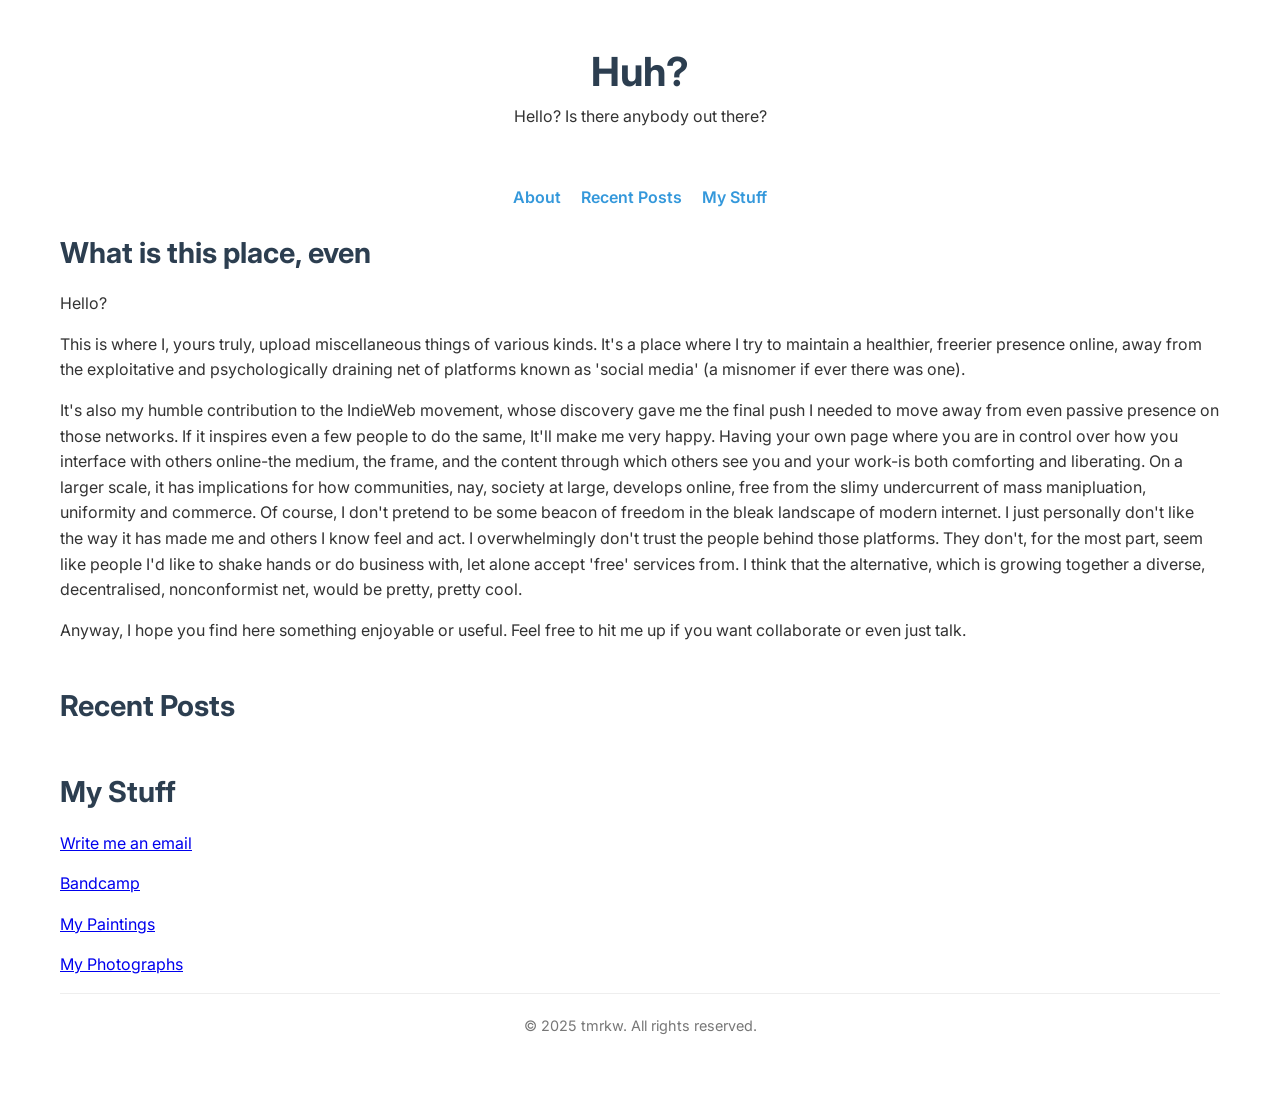
<file: index.html>
<!DOCTYPE html>
<html lang="en">
<head>
    <meta charset="UTF-8">
    <meta name="viewport" content="width=device-width, initial-scale=1.0">
    <meta name="robots" content="noindex">
    <title>Huh?</title>
    <link href="https://fonts.googleapis.com/css2?family=Inter:wght@400;600&display=swap" rel="stylesheet">
    <style>
        * {
            margin: 0;
            padding: 0;
            box-sizing: border-box;
        }
        
        body {
            font-family: 'Inter', sans-serif;
            line-height: 1.6;
            color: #333;
            max-width: 1200px;
            margin: 0 auto;
            padding: 20px;
        }
        
        header {
            text-align: center;
            padding: 20px 0;
            margin-bottom: 20px;
        }
        
        h1 {
            font-size: 2.5rem;
            color: #2c3e50;
        }
        
        nav {
            display: flex;
            justify-content: center;
            gap: 20px;
            margin-bottom: 20px;
        }
        
        nav a {
            text-decoration: none;
            color: #3498db;
            font-weight: 600;
            transition: color 0.3s;
        }
        
        nav a:hover {
            color: #2980b9;
        }
        
        section {
            margin-bottom: 40px;
        }
        
        h2 {
            font-size: 1.8rem;
            color: #2c3e50;
            margin-bottom: 15px;
        }
        
        p {
            margin-bottom: 15px;
        }
        
        .post-preview {
            background: #f8f9fa;
            padding: 15px;
            border-radius: 8px;
            margin-bottom: 20px;
            border-left: 4px solid #3498db;
        }
        
        .post-title {
            font-weight: 600;
            color: #2c3e50;
            margin-bottom: 5px;
            font-size: 1.2rem;
        }
        
        .post-date {
            color: #7f8c8d;
            font-size: 0.85rem;
        }
        
        footer {
            text-align: center;
            padding-top: 20px;
            border-top: 1px solid #eee;
            color: #777;
            font-size: 0.9rem;
        }
    </style>
</head>
<body>
    <header>
        <h1>Huh?</h1>
        <p>Hello? Is there anybody out there?</p>
    </header>

    <nav>
        <a href="#about">About</a>
        <a href="#posts">Recent Posts</a>
        <a href="#my-stuff">My Stuff</a>
    </nav>

    <section id="about">
        <h2>What is this place, even</h2>
        <p>Hello?</p>
        <p>This is where I, yours truly, upload miscellaneous things of various kinds. 
            It's a place where I try to maintain a healthier, freerier presence online, 
            away from the exploitative and psychologically draining net of platforms known as 
            'social media' (a misnomer if ever there was one). </p>      
            <p> It's also my humble contribution to the IndieWeb movement, whose discovery gave me the final push
                I needed to move away from even passive presence on those networks. If it inspires even 
                a few people to do the same, It'll make me very happy. Having your own page where you are
                in control over how you interface with others online-the medium, the frame, and the content
                through which others see you and your work-is both comforting and liberating. On a larger scale,
                it has implications for how communities, nay, society at large, develops online, free from the slimy undercurrent of mass manipluation,
                uniformity and commerce. Of course, I don't pretend to be some beacon of freedom in the bleak landscape of modern
                internet. I just personally don't like the way it has made me and others I know feel and act. 
                I overwhelmingly don't trust the people behind those platforms. They don't, for the most part,
                seem like people I'd like to shake hands or do business with, let alone accept 'free' services from. 
                I think that the alternative, which is growing together a diverse, decentralised, nonconformist net, 
                would be pretty, pretty cool.</p> 
                <p> Anyway, I hope you find here something enjoyable or useful. Feel free to hit me up if you
                want collaborate or even just talk. </p>
    </section>

    <section id="posts">
       <h2>Recent Posts</h2> 
       <!--  <div class="post-preview">
            <h3 class="post-title">First Post Title</h3>
            <p class="post-date">Dec 20, 2025</p>
            <p>My first post about [topic]</p>
        </div>
        <div class="post-preview">
            <h3 class="post-title">Second Post Title</h3>
            <p class="post-date">Dec 15, 2025</p>
            <p>Thoughts on [another topic]</p>
        </div> -->
    </section>

    <section id="my-stuff">
        <h2>My Stuff</h2>
        <p><a href="./contact.html">Write me an email</a></p>
        <p><a href="https://tmrkw.bandcamp.com/" rel="me">Bandcamp</a></p>
        <!-- <P><a href="https://www.instagram.com/tmrkwc/" rel="me">That Doomscrolling App</a></P> -->
        <p><a href="./artgallery.html">My Paintings</a></p>
        <p><a href="./photogallery.html">My Photographs</a></p>
        <footer>
        <p>&copy; 2025 tmrkw. All rights reserved.</p>
    </footer>
</body>
</html>
</file>
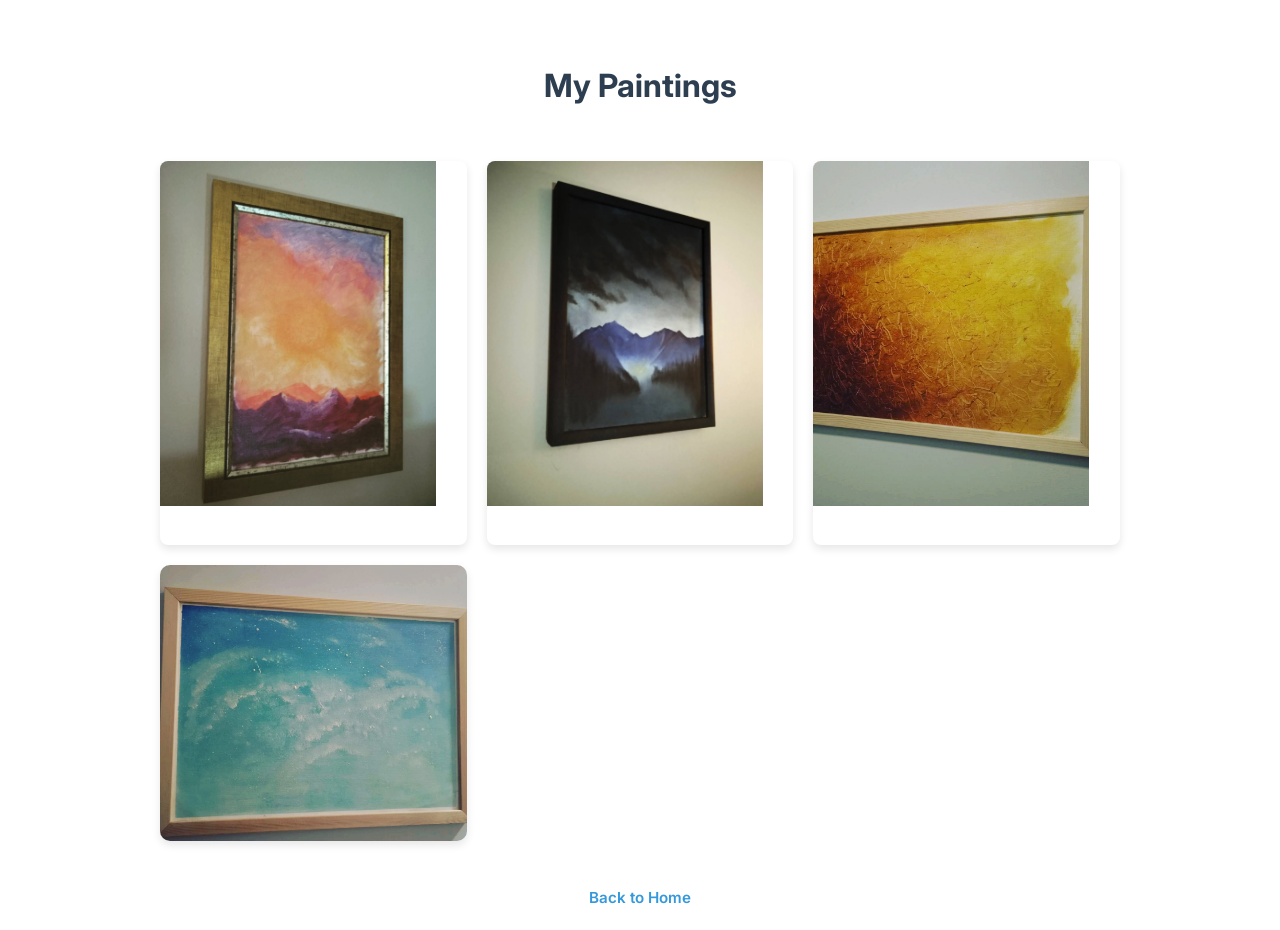
<file: artgallery.html>
<!DOCTYPE html>
<html lang="en">
<head>
    <meta charset="UTF-8">
    <meta name="viewport" content="width=device-width, initial-scale=1.0">
    <meta name="robots" content="noindex">
    <title>Paintings</title>
    <link href="https://fonts.googleapis.com/css2?family=Inter:wght@400;600&display=swap" rel="stylesheet">
    <style>
        * {
    margin: 0;
    padding: 0;
    box-sizing: border-box;
}

body {
    font-family: 'Inter', sans-serif;
    line-height: 1.6;
    color: #333;
    max-width: 1000px;
    margin: 0 auto;
    padding: 20px;
}

header {
    text-align: center;
    padding: 20px 0;
    margin: 20px 0;
}

h1 {
    font-size: 2rem;
    color: #2c3e50;
    margin-bottom: 10px;
}

.blog-subtitle {
    font-size: 1.1rem;
    color: #7f8c8d;
    max-width: 800px;
    margin: 0 auto;
}

/* ================= GALLERY ================= */

.gallery {
    display: grid;
    grid-template-columns: repeat(auto-fill, minmax(280px, 2fr));
    gap: 20px;
}

/* Card is now size-stable */
.painting-card-tall {
    position: relative;
    aspect-ratio: 4 / 5;
    overflow: hidden;
    border-radius: 8px;
    background: #fff;
    box-shadow: 0 4px 8px rgba(0,0,0,0.1);
    transition: transform 0.3s ease, box-shadow 0.3s ease;
}

.painting-card-wide {
    position: relative;
    aspect-ratio: 5 / 4.5;
    overflow: hidden;
    border-radius: 10px;
    background: #fff;
    box-shadow: 0 4px 8px rgba(0,0,0,0.1);
    transition: transform 0.3s ease, box-shadow 0.3s ease;
}


/* Image locked to container */
.painting-card-tall img {
    width: 90%;
    height: 90%;
    object-fit: cover;
    transition: transform 0.3s ease;
}


/* Subtitle anchored inside card */
.painting-card-wide h3 {
    position: absolute;
    bottom: 0;
    left: 0;
    width: 100%;
    padding: 10px;
    font-size: 1.1rem;
    text-align: center;
    color: #2c3e50;
    background: rgba(255,255,255,0.95);
}

.painting-card-wide img {
    width: 100%;
    height: 100%;
    object-fit: cover;
    transition: transform 0.3s ease;
}


/* Subtitle anchored inside card */
.painting-card-tall h3 {
    position: absolute;
    bottom: 0;
    left: 0;
    width: 100%;
    padding: 10px;
    font-size: 1.1rem;
    text-align: center;
    color: #2c3e50;
    background: rgba(255,255,255,0.95);
}

/* ================= FOOTER ================= */

.gallery-footer {
    text-align: center;
    margin-top: 30px;
    color: #7f8c8d;
    font-size: 0.95rem;
}

.back-to-blog {
    color: #3498db;
    text-decoration: none;
    font-weight: 600;
    margin-top: 15px;
    display: inline-block;
    transition: color 0.3s ease;
}

.back-to-blog:hover {
    color: #2980b9;
}

    </style>

</head>
<body>
    <header>
        <h1>My Paintings</h1>
        <p class="blog-subtitle"></p>
    </header>

    <div class="gallery">
        <div class="painting-card-tall">
            <img src="./res/vibrant-mountainscape.jpg" alt="Vibrant Mountain Landscape">
            <!-- <h3>Vibrant Mountains</h3> -->
        </div>
             
        <div class="painting-card-tall">
            <img src="./res/night-mountain.jpeg" alt="Dark Mountain">
            <!--<h3>Dark Mountain</h3> -->
        </div>

        <div class="painting-card-tall">
            <img src="./res/607508660_17895596160369956_3709628078915898072_n.jpg" alt="Writing in Fire">
            <!-- <h3>Writing in Fire</h3> -->
        </div>
        
        <div class="painting-card-wide">
            <img src="./res/607653268_17895596076369956_8853265599939620810_n.jpg" alt="Blue Tapestry">
            <!-- <h3>Blue Tapestry</h3> -->
        </div>
        
    </div>

    <div class="gallery-footer">
        <p><a href="index.html" class="back-to-blog">Back to Home</a></p>
    </div>
</body>
</html>
</file>
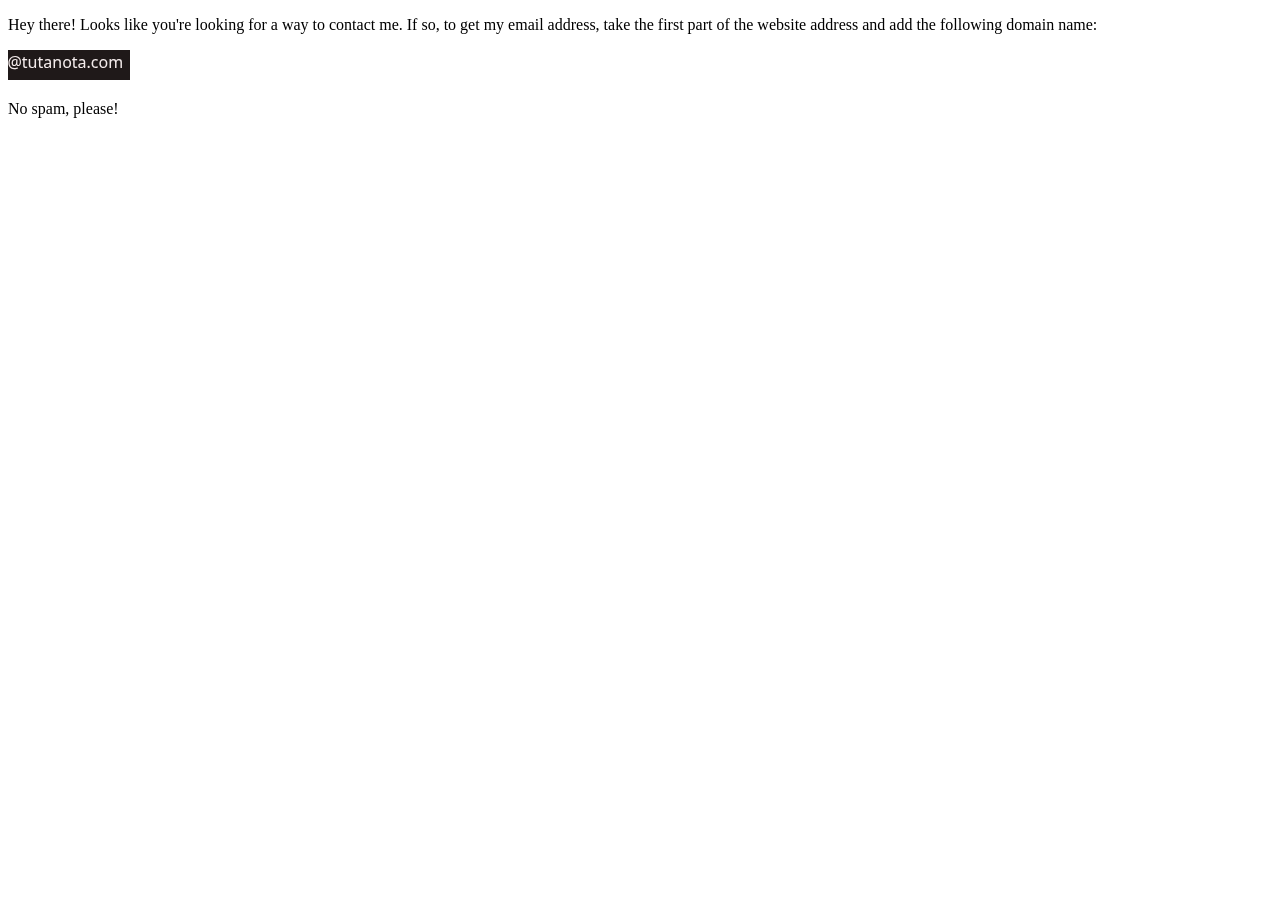
<file: contact.html>
<!DOCTYPE html>
<!--[if lt IE 7]>      <html class="no-js lt-ie9 lt-ie8 lt-ie7"> <![endif]-->
<!--[if IE 7]>         <html class="no-js lt-ie9 lt-ie8"> <![endif]-->
<!--[if IE 8]>         <html class="no-js lt-ie9"> <![endif]-->
<!--[if gt IE 8]>      <html class="no-js"> <!--<![endif]-->
<html>
    <head>
        <meta charset="utf-8">
        <meta http-equiv="X-UA-Compatible" content="IE=edge">
        <title></title>
        <meta name="description" content="">
        <meta name="viewport" content="width=device-width, initial-scale=1">
        <link rel="stylesheet" href="">
    </head>
    <body>
        <div>
            <p>Hey there! Looks like you're looking for a way to contact me.
                If so, to get my email address, take the first part of the website address and 
                add the following domain name: 
                
            </p>
<div> <img src="/res/email.jpg"> </div>
        </div>

        <p>No spam, please!</p>
        
        <script src="" async defer></script>
    </body>
</html>
</file>
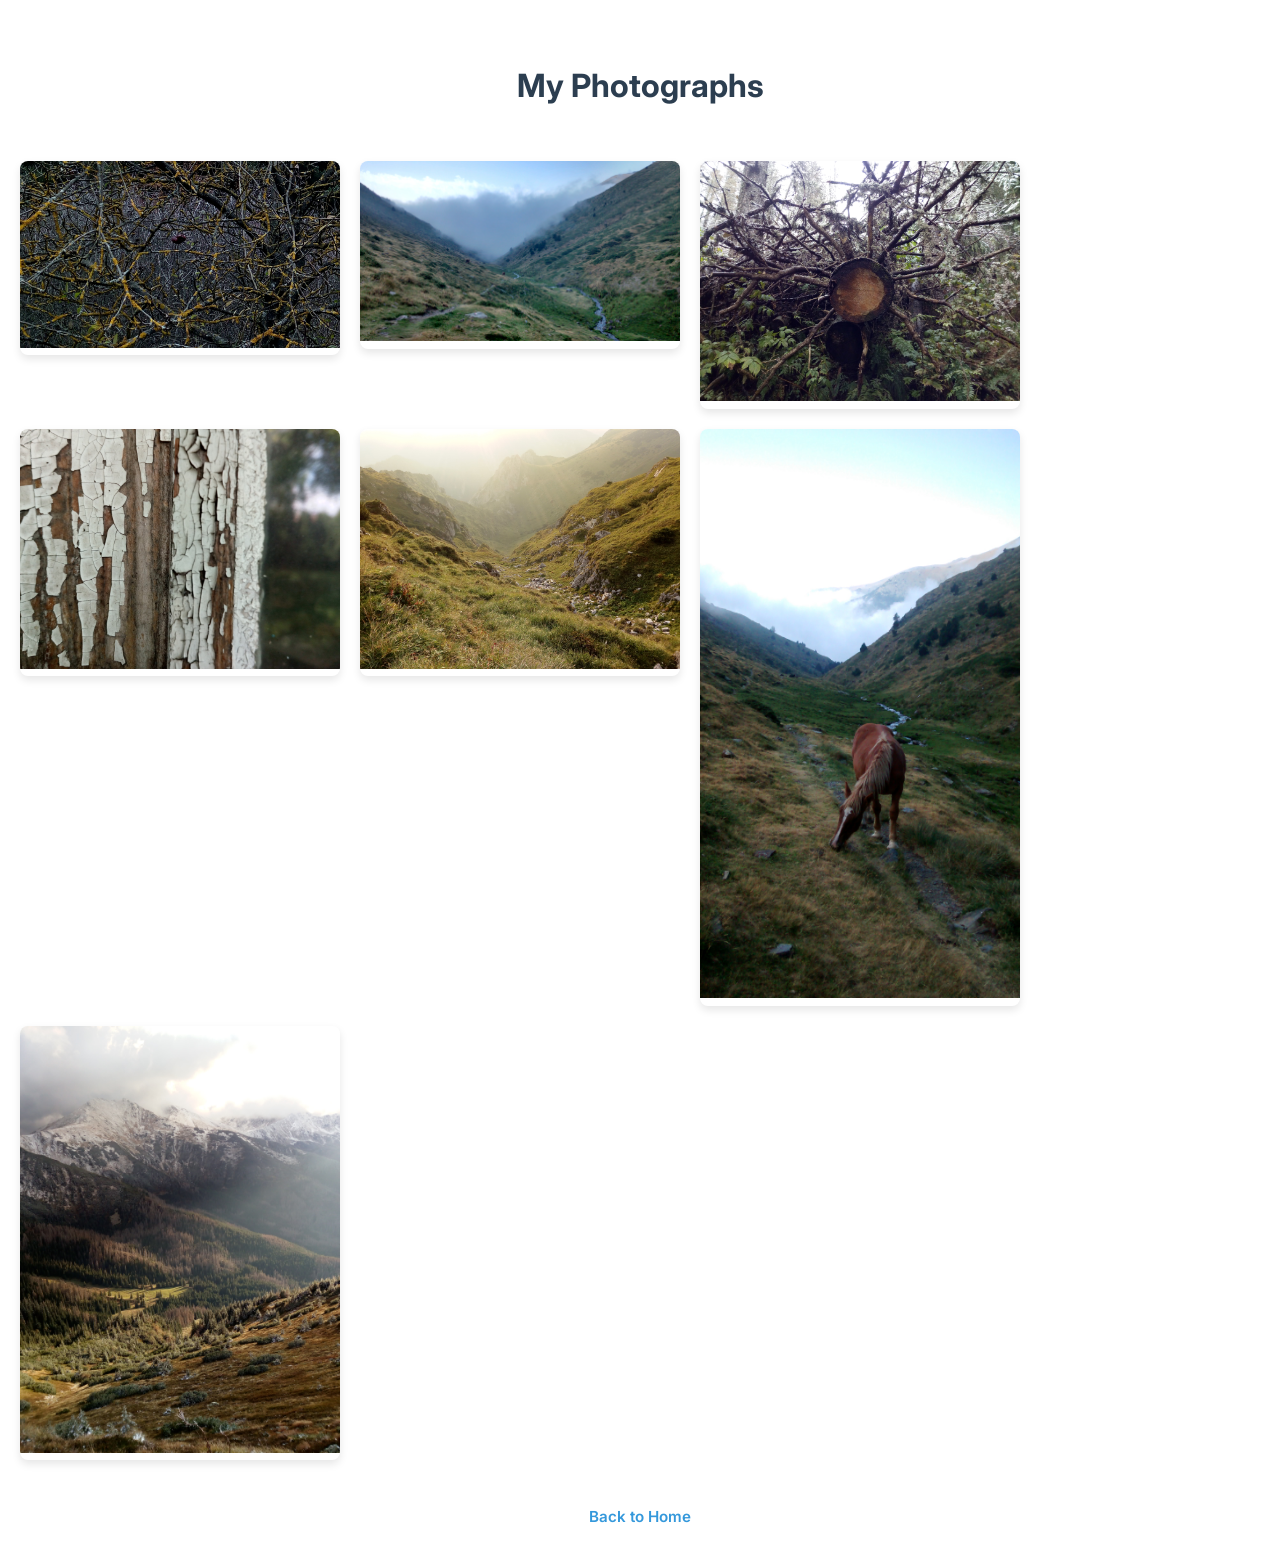
<file: photogallery.html>
<!DOCTYPE html>
<html lang="en">
<head>
    <meta charset="UTF-8">
    <meta name="viewport" content="width=device-width, initial-scale=1.0">
    <meta name="robots" content="noindex">
    <title>Photographs</title>
    <link href="https://fonts.googleapis.com/css2?family=Inter:wght@400;600&display=swap" rel="stylesheet">
    <style>
        * {
            margin: 0;
            padding: 0;
            box-sizing: border-box;
        }
        
        body {
            font-family: 'Inter', sans-serif;
            line-height: 1.6;
            color: #333;
            max-width: 2000px;
            margin: 0 auto;
            padding: 20px;
        }
        
        header {
            text-align: center;
            padding: 20px 0;
            margin: 20px 0;
        }
        
        h1 {
            font-size: 2rem;
            color: #2c3e50;
            margin-bottom: 10px;
        }
        
        .blog-subtitle {
            font-size: 1.1rem;
            color: #7f8c8d;
            max-width: 800px;
            margin: 0 auto;
        }
        
        .gallery {
            display: grid;
            grid-template-columns: repeat(auto-fit, minmax(10rem, 20rem));
            gap: 20px;
        }
        
        .painting-card {
            border-radius: 8px;
            overflow: hidden;
            box-shadow: 0 4px 8px rgba(0,0,0,0.1);
            transition: all 0.3s;
            height:fit-content;
            aspect-ratio:unset;
            
        }
        
        .painting-card img {
            width: 100%;
            height: 100%;
            object-fit:scale-down;
            transition: transform 0.3s;
        }
        
        
        .painting-card h3 {
            color: #2c3e50;
            font-size: 1.1rem;
            margin-top: 10px;
            padding: 0 10px;
            text-align: center;
            background: rgba(255,255,255,0.95);
            position: absolute;
            bottom: 0;
            width: 100%;
        }
        
        .gallery-footer {
            text-align: center;
            margin-top: 30px;
            color: #7f8c8d;
            font-size: 0.95rem;
        }
        
        .back-to-blog {
            color: #3498db;
            text-decoration: none;
            font-weight: 600;
            margin-top: 15px;
            display: inline-block;
            transition: color 0.3s;
        }
        
        .back-to-blog:hover {
            color: #2980b9;
        }
    </style>
</head>
<body>
    <header>
        <h1>My Photographs</h1>
    </header>

    <div class="gallery">
        <div class="painting-card">
            <img src="./res/GOE.jpg" alt="The Fruit">
        </div>

         <div class="painting-card">
            <img src="./res/valley.jpg" alt="Valley">
        </div>

        <div class="painting-card">
            <img src="./res/sun.jpg" alt="Eidolon">
        </div>
             
        <div class="painting-card">
            <img src="./res/trick-of-perception.jpg" alt="Appearances">
        </div>

        <div class="painting-card">
            <img src="./res/descent.jpg" alt="Descent">
        </div>

         <div class="painting-card">
            <img src="./res/horse.jpg" alt="Horse">
        </div>

        <div class="painting-card">
            <img src="./res/img_20180929_171038.jpg" alt="A Meeting of the Seasons">
        </div>

        </div>
        
    </div>

    <div class="gallery-footer">
        <p><a href="index.html" class="back-to-blog">Back to Home</a></p>
    </div>
</body>
</html>
</file>
